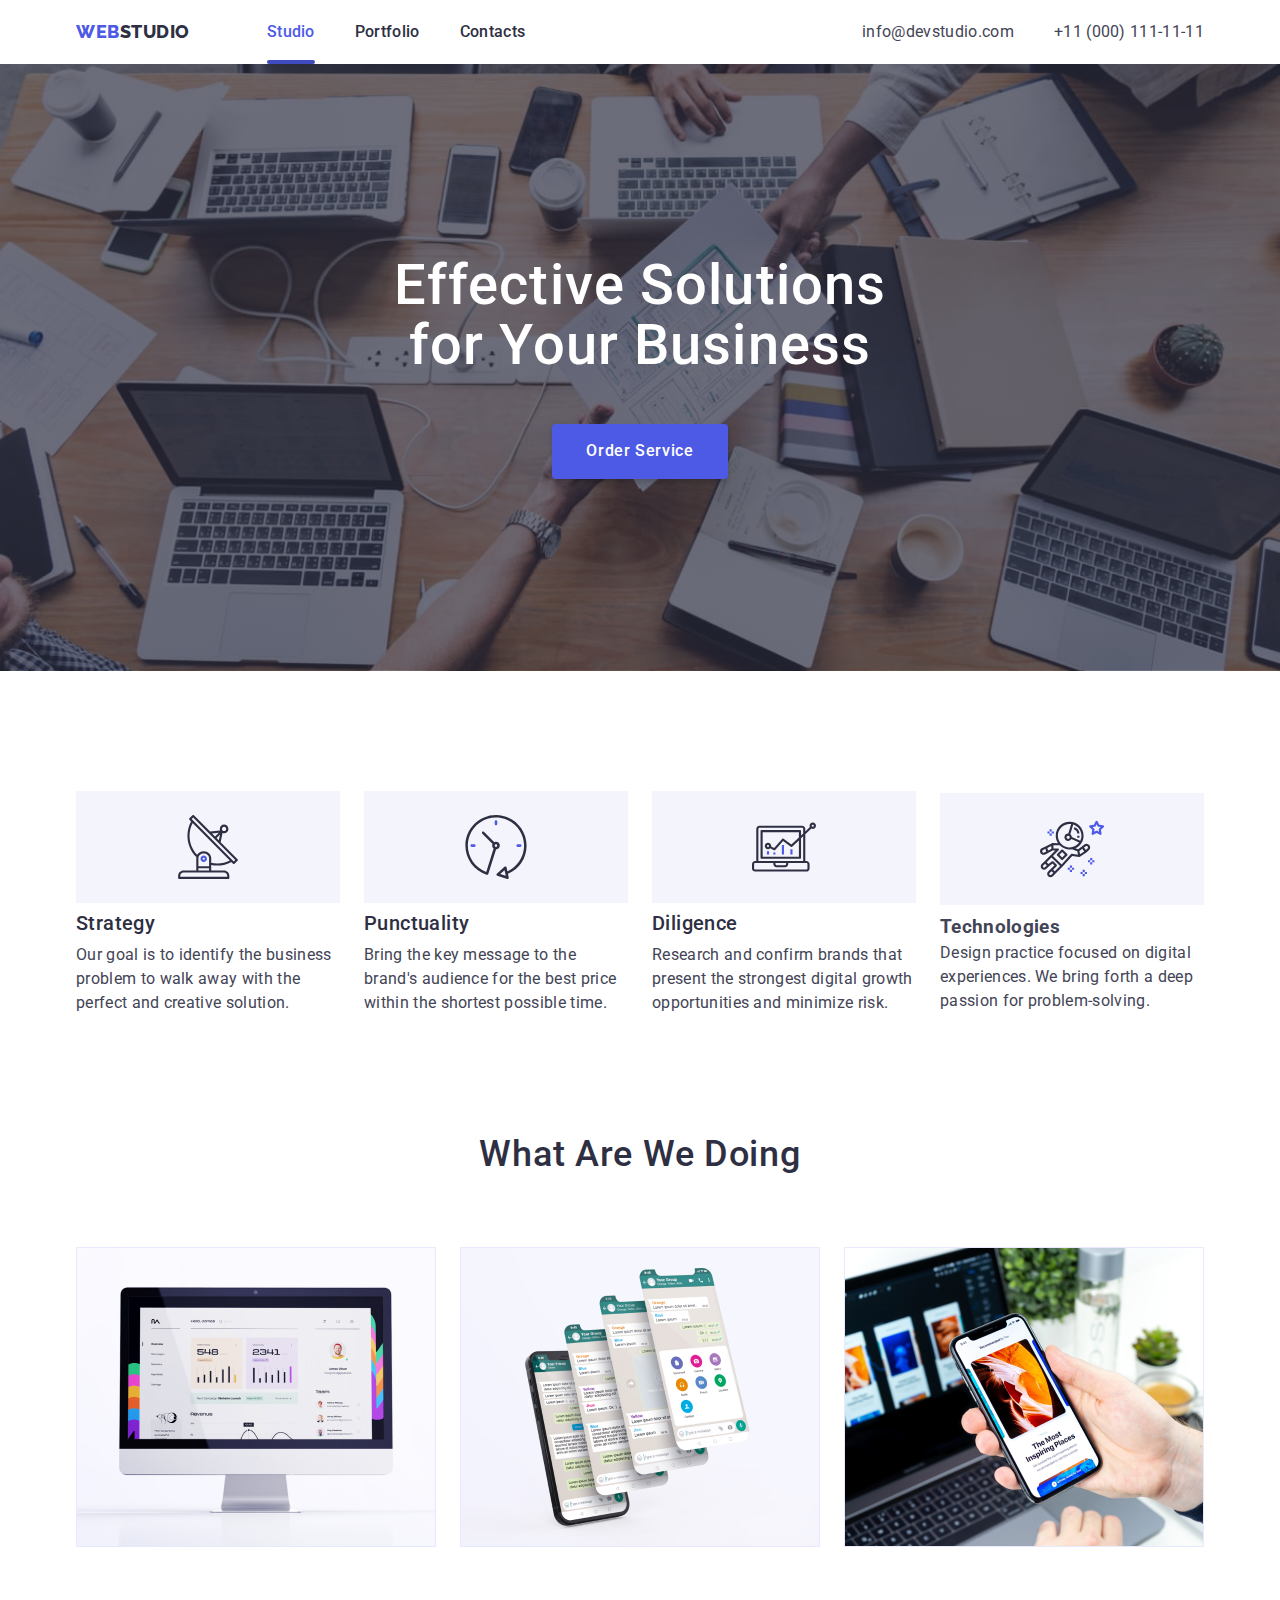
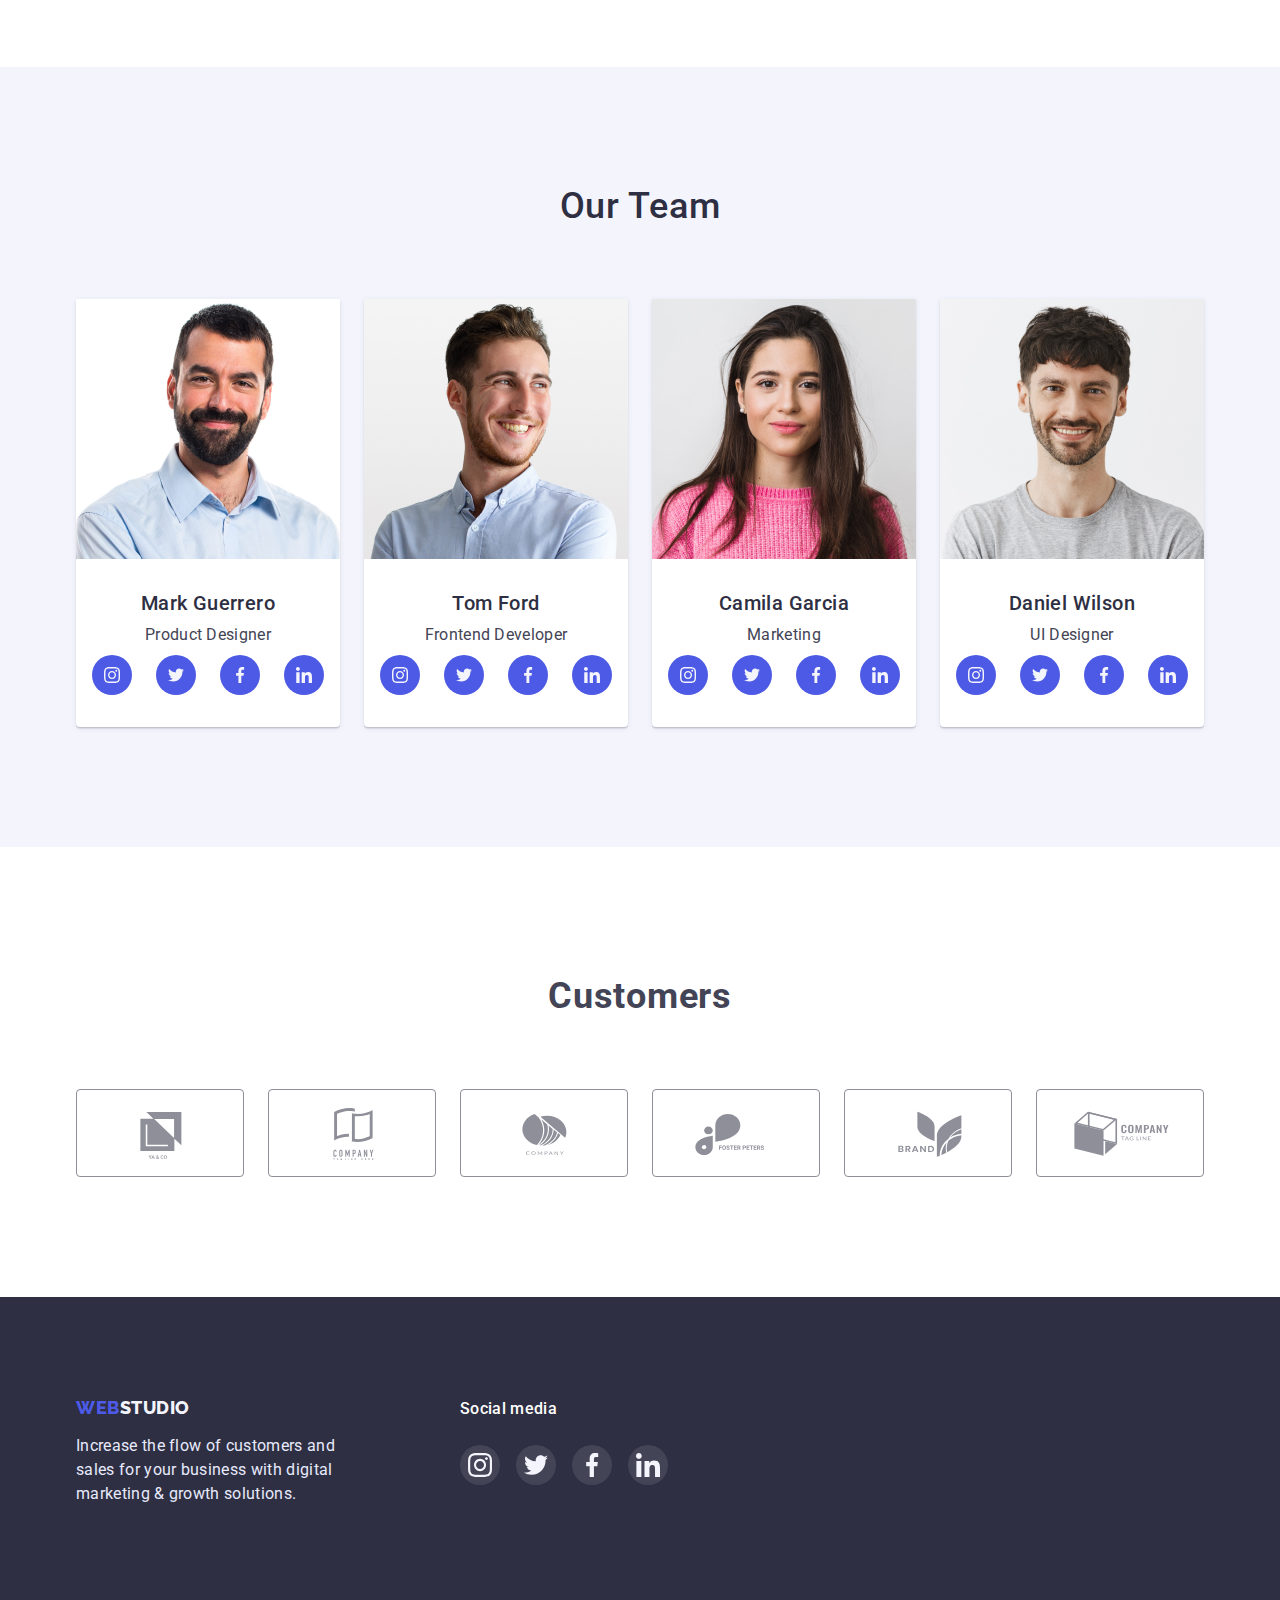
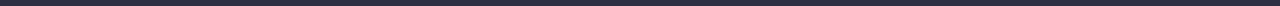
<file: index.html>
<!DOCTYPE html>
<html lang="en">
  <head>
    <meta charset="UTF-8" />
    <meta http-equiv="X-UA-Compatible" content="IE=edge" />
    <meta name="viewport" content="width=device-width, initial-scale=1.0" />
    <link rel="preconnect" href="https://fonts.googleapis.com" />
    <link rel="preconnect" href="https://fonts.gstatic.com" crossorigin />
    <link
      href="https://fonts.googleapis.com/css2?family=Raleway:wght@800&family=Roboto:wght@400;500;700;900&display=swap"
      rel="stylesheet"
    />
    <link
      rel="stylesheet"
      href="https://cdn.jsdelivr.net/npm/modern-normalize@1.1.0/modern-normalize.min.css"
    />
    <link rel="stylesheet" href="./css/styles.css" />
    <title>Module 1 1</title>
  </head>
  <body>
    <header class="page-header">
      <div class="container header-nav">
        <nav class="main-nav">
          <a href="./index.html" class="header-logo"
            ><span class="header-wrap">WEB</span>STUDIO</a
          >
          <ul class="site-nav list">
            <li class="item">
              <a href="./index.html" class="link current">Studio</a>
            </li>
            <li class="item">
              <a href="./portfolio.html" class="link">Portfolio</a>
            </li>
            <li class="item"><a href="/" class="link">Contacts</a></li>
          </ul>
        </nav>

        <ul class="contacts list">
          <li class="item">
            <a href="mailto:info@devstudio.com" class="link"
              >info@devstudio.com</a
            >
          </li>
          <li class="item">
            <a href="tel:+11(000)1111111" class="link">+11 (000) 111-11-11</a>
          </li>
        </ul>
      </div>
    </header>

    <main>
      <section class="hero">
        <h1 class="title">
          Effective Solutions <br />
          for Your Business
        </h1>
        <button type="button" class="button-primary" data-modal-open>
          Order Service
        </button>
      </section>

      <section class="feature no-padding">
        <div class="container">
          <h2 class="visually-hidden">Our Features</h2>

          <ul class="feature-list">
            <li class="item">
              <div class="feature-decor">
                <svg class="icon" width="64px" height="64px">
                  <use href="./img/icons.svg#icon-antenna"></use>
                </svg>
              </div>
              <h3 class="title">Strategy</h3>
              <p class="text">
                Our goal is to identify the business problem to walk away with
                the perfect and creative solution.
              </p>
            </li>
            <li class="item">
              <div class="feature-decor">
                <svg class="icon" width="64px" height="64px">
                  <use href="./img/icons.svg#icon-clock"></use>
                </svg>
              </div>
              <h3 class="title">Punctuality</h3>
              <p class="text">
                Bring the key message to the brand's audience for the best price
                within the shortest possible time.
              </p>
            </li>
            <li class="item">
              <div class="feature-decor">
                <svg class="icon" width="64px" height="64px">
                  <use href="./img/icons.svg#icon-diagram"></use>
                </svg>
              </div>
              <h3 class="title">Diligence</h3>
              <p class="text">
                Research and confirm brands that present the strongest digital
                growth opportunities and minimize risk.
              </p>
            </li>
            <li class="item">
              <div class="feature-decor">
                <svg class="icon" width="64px" height="64px">
                  <use href="./img/icons.svg#icon-astronaut"></use>
                </svg>
              </div>
              <h3 class="itle">Technologies</h3>
              <p class="text">
                Design practice focused on digital experiences. We bring forth a
                deep passion for problem-solving.
              </p>
            </li>
          </ul>
        </div>
      </section>

      <section class="about">
        <div class="container">
          <h2 class="about-title">What are we doing</h2>
          <ul class="about-list">
            <li class="item">
              <img
                width="360"
                height="300"
                src="./img/img-1.jpg"
                alt="Photo 1"
              />
            </li>
            <li class="item">
              <img
                width="360"
                height="300"
                src="./img/img-2.jpg"
                alt="Photo 2"
              />
            </li>
            <li class="item">
              <img
                width="360"
                height="300"
                src="./img/img-3.jpg"
                alt="Photo 3"
              />
            </li>
          </ul>
        </div>
      </section>

      <section class="team">
        <div class="container">
          <h2 class="team-title">Our Team</h2>
          <ul class="team-list">
            <li class="item">
              <img
                width="264"
                height="260"
                src="./img/img-4.jpg"
                alt="Photo 4"
              />
              <div class="team-info">
                <h3 class="title">Mark Guerrero</h3>
                <p class="text">Product Designer</p>
                <ul class="team-social">
                  <li class="icon-list">
                    <a href="" class="team-icons">
                      <svg class="team-icon">
                        <use href="./img/icons.svg#icon-instagram"></use>
                      </svg>
                    </a>
                  </li>
                  <li class="icon-list">
                    <a href="" class="team-icons">
                      <svg class="team-icon">
                        <use href="./img/icons.svg#icon-twitter"></use>
                      </svg>
                    </a>
                  </li>
                  <li class="icon-list">
                    <a href="" class="team-icons">
                      <svg class="team-icon">
                        <use href="./img/icons.svg#icon-facebook"></use>
                      </svg>
                    </a>
                  </li>
                  <li class="icon-list">
                    <a href="" class="team-icons">
                      <svg class="team-icon">
                        <use href="./img/icons.svg#icon-linkedin"></use>
                      </svg>
                    </a>
                  </li>
                </ul>
              </div>
            </li>
            <li class="item">
              <img
                width="264"
                height="260"
                src="./img/img-5.jpg"
                alt="Photo 5"
              />
              <div class="team-info">
                <h3 class="title">Tom Ford</h3>
                <p class="text">Frontend Developer</p>
                <ul class="team-social">
                  <li class="icon-list">
                    <a href="" class="team-icons">
                      <svg class="team-icon">
                        <use href="./img/icons.svg#icon-instagram"></use>
                      </svg>
                    </a>
                  </li>
                  <li class="icon-list">
                    <a href="" class="team-icons">
                      <svg class="team-icon">
                        <use href="./img/icons.svg#icon-twitter"></use>
                      </svg>
                    </a>
                  </li>
                  <li class="icon-list">
                    <a href="" class="team-icons">
                      <svg class="team-icon">
                        <use href="./img/icons.svg#icon-facebook"></use>
                      </svg>
                    </a>
                  </li>
                  <li class="icon-list">
                    <a href="" class="team-icons">
                      <svg class="team-icon">
                        <use href="./img/icons.svg#icon-linkedin"></use>
                      </svg>
                    </a>
                  </li>
                </ul>
              </div>
            </li>
            <li class="item">
              <img
                width="264"
                height="260"
                src="./img/img-6.jpg"
                alt="Photo 6"
              />
              <div class="team-info">
                <h3 class="title">Camila Garcia</h3>
                <p class="text">Marketing</p>
                <ul class="team-social">
                  <li class="icon-list">
                    <a href="" class="team-icons">
                      <svg class="team-icon">
                        <use href="./img/icons.svg#icon-instagram"></use>
                      </svg>
                    </a>
                  </li>
                  <li class="icon-list">
                    <a href="" class="team-icons">
                      <svg class="team-icon">
                        <use href="./img/icons.svg#icon-twitter"></use>
                      </svg>
                    </a>
                  </li>
                  <li class="icon-list">
                    <a href="" class="team-icons">
                      <svg class="team-icon">
                        <use href="./img/icons.svg#icon-facebook"></use>
                      </svg>
                    </a>
                  </li>
                  <li class="icon-list">
                    <a href="" class="team-icons">
                      <svg class="team-icon">
                        <use href="./img/icons.svg#icon-linkedin"></use>
                      </svg>
                    </a>
                  </li>
                </ul>
              </div>
            </li>
            <li class="item">
              <img
                width="264"
                height="260"
                src="./img/img-7.jpg"
                alt="Photo 7"
              />
              <div class="team-info">
                <h3 class="title">Daniel Wilson</h3>
                <p class="text">UI Designer</p>
                <ul class="team-social">
                  <li class="icon-list">
                    <a href="" class="team-icons">
                      <svg class="team-icon">
                        <use href="./img/icons.svg#icon-instagram"></use>
                      </svg>
                    </a>
                  </li>
                  <li class="icon-list">
                    <a href="" class="team-icons">
                      <svg class="team-icon">
                        <use href="./img/icons.svg#icon-twitter"></use>
                      </svg>
                    </a>
                  </li>
                  <li class="icon-list">
                    <a href="" class="team-icons">
                      <svg class="team-icon">
                        <use href="./img/icons.svg#icon-facebook"></use>
                      </svg>
                    </a>
                  </li>
                  <li class="icon-list">
                    <a href="" class="team-icons">
                      <svg class="team-icon">
                        <use href="./img/icons.svg#icon-linkedin"></use>
                      </svg>
                    </a>
                  </li>
                </ul>
              </div>
            </li>
          </ul>
        </div>
      </section>

      <section class="customers">
        <div class="container">
          <h2 class="customer-title">Customers</h2>
          <ul class="customer-list">
            <li class="customer-icon">
              <a href="" class="customer-link">
                <svg class="client-icon" width="104px" height="56px">
                  <use href="./img/icons.svg#icon-client1"></use>
                </svg>
              </a>
            </li>
            <li class="customer-icon">
              <a href="" class="customer-link">
                <svg class="client-icon" width="104px" height="56px">
                  <use href="./img/icons.svg#icon-client2"></use>
                </svg>
              </a>
            </li>
            <li class="customer-icon">
              <a href="" class="customer-link">
                <svg class="client-icon" width="104px" height="56px">
                  <use href="./img/icons.svg#icon-client3"></use>
                </svg>
              </a>
            </li>
            <li class="customer-icon">
              <a href="" class="customer-link">
                <svg class="client-icon" width="104px" height="56px">
                  <use href="./img/icons.svg#icon-client4"></use>
                </svg>
              </a>
            </li>
            <li class="customer-icon">
              <a href="" class="customer-link">
                <svg class="client-icon" width="104px" height="56px">
                  <use href="./img/icons.svg#icon-client5"></use>
                </svg>
              </a>
            </li>
            <li class="customer-icon">
              <a href="" class="customer-link">
                <svg class="client-icon" width="104px" height="56px">
                  <use href="./img/icons.svg#icon-client6"></use>
                </svg>
              </a>
            </li>
          </ul>
        </div>
      </section>
    </main>

    <footer class="page-footer">
      <div class="container">
        <div class="left-footer">
          <a href="/" class="footer-logo"
            ><span class="footer-wrap">WEB</span>STUDIO</a
          >
          <p class="footer-text">
            Increase the flow of customers and sales for your business with
            digital marketing & growth solutions.
          </p>
        </div>

        <div class="footer-right">
          <h2 class="footer-title">Social media</h2>
          <ul class="footer-social">
            <li class="footer-items">
              <a href="" class="footer-icons">
                <svg class="footer-icon">
                  <use href="./img/icons.svg#icon-instagram"></use>
                </svg>
              </a>
            </li>
            <li class="footer-items">
              <a href="" class="footer-icons">
                <svg class="footer-icon">
                  <use href="./img/icons.svg#icon-twitter"></use>
                </svg>
              </a>
            </li>
            <li class="footer-items">
              <a href="" class="footer-icons">
                <svg class="footer-icon">
                  <use href="./img/icons.svg#icon-facebook"></use>
                </svg>
              </a>
            </li>
            <li class="footer-items">
              <a href="" class="footer-icons">
                <svg class="footer-icon">
                  <use href="./img/icons.svg#icon-linkedin"></use>
                </svg>
              </a>
            </li>
          </ul>
        </div>
      </div>
    </footer>
    <div class="backdrop is-hidden" data-modal>
      <div class="modal">
        <button type="button" class="close-button" data-modal-close>
          <svg class="close-button-icon">
            <use href="./img/icons.svg#icon-modal-close-button"></use>
          </svg>
        </button>
      </div>
    </div>
    <script src="./modal.js"></script>
  </body>
</html>
</file>
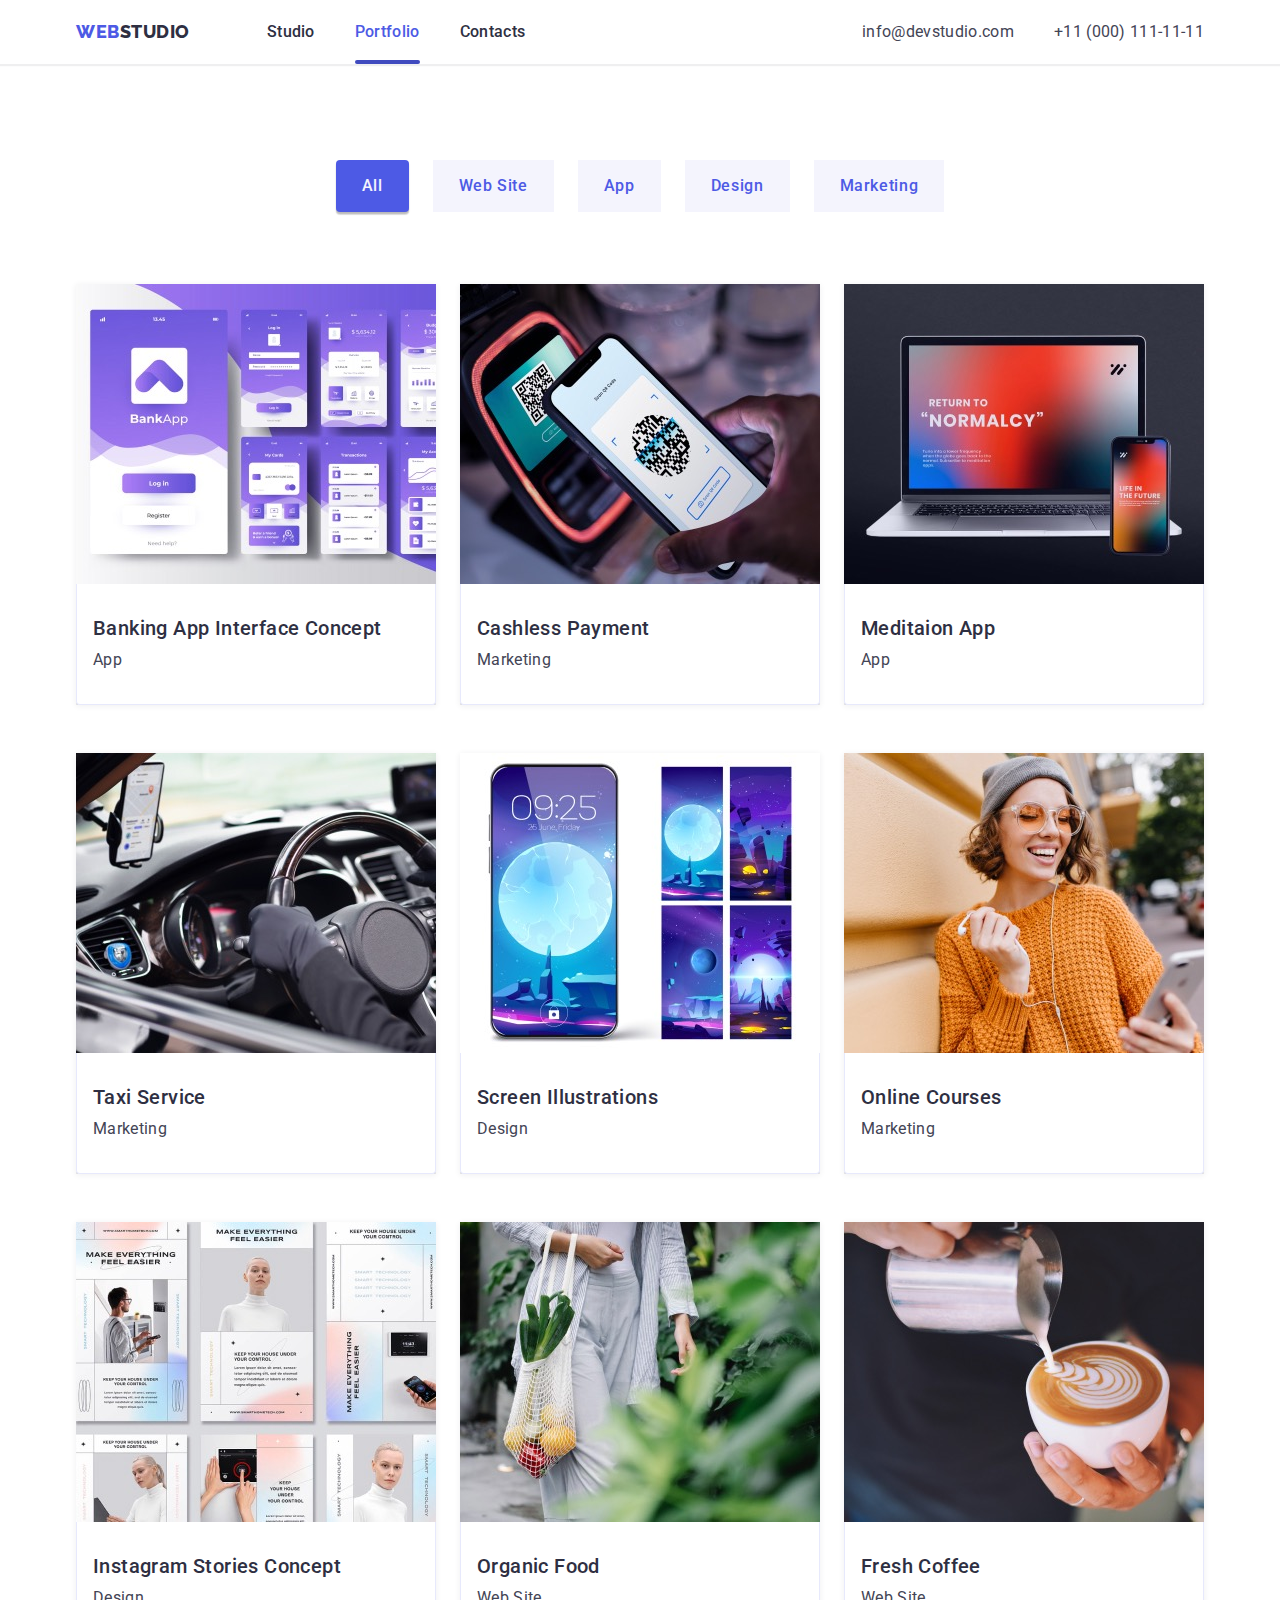
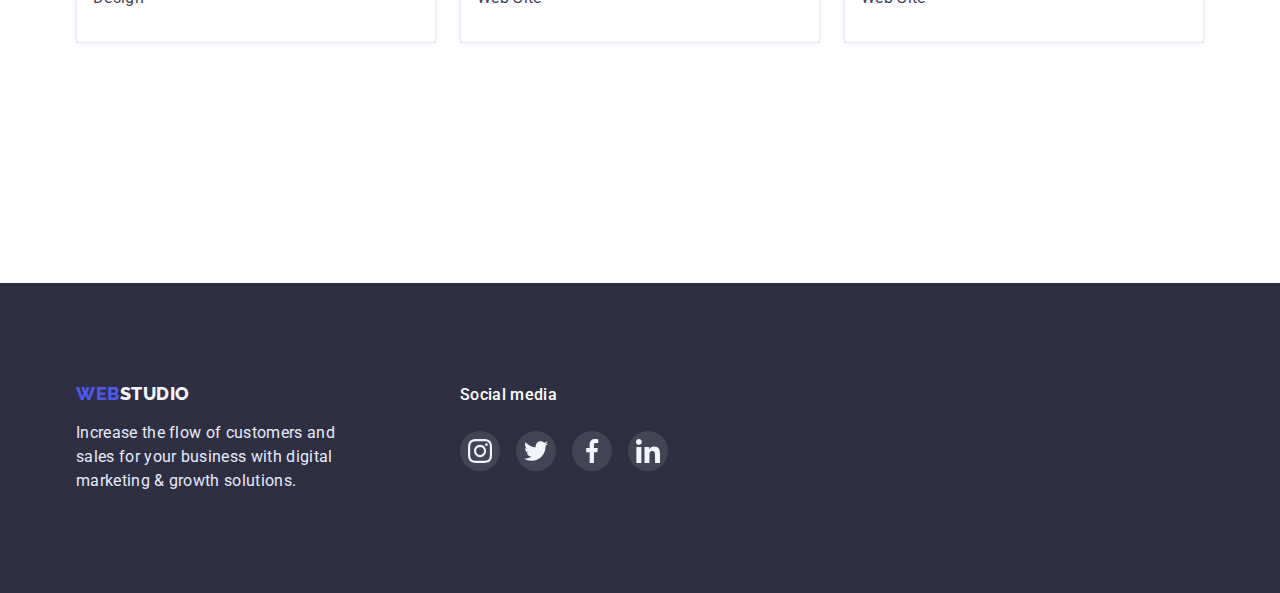
<file: portfolio.html>
<!DOCTYPE html>
<html lang="en">
  <head>
    <meta charset="UTF-8" />
    <meta http-equiv="X-UA-Compatible" content="IE=edge" />
    <meta name="viewport" content="width=device-width, initial-scale=1.0" />
    <link rel="preconnect" href="https://fonts.googleapis.com" />
    <link rel="preconnect" href="https://fonts.gstatic.com" crossorigin />
    <link
      href="https://fonts.googleapis.com/css2?family=Raleway:wght@800&family=Roboto:wght@400;500;700;900&display=swap"
      rel="stylesheet"
    />
    <link
      rel="stylesheet"
      href="https://cdn.jsdelivr.net/npm/modern-normalize@1.1.0/modern-normalize.min.css"
    />
    <link rel="stylesheet" href="./css/styles.css" />
    <title>Portfolio</title>
  </head>
  <body>
    <header class="page-header">
      <div class="container header-nav">
        <nav class="main-nav">
          <a href="./index.html" class="header-logo"
            ><span class="header-wrap">WEB</span>STUDIO</a
          >
          <ul class="site-nav list">
            <li class="item"><a href="./index.html" class="link">Studio</a></li>
            <li class="item">
              <a href="./portfolio.html" class="link current">Portfolio</a>
            </li>
            <li class="item"><a href="/" class="link">Contacts</a></li>
          </ul>
        </nav>

        <ul class="contacts list">
          <li class="item">
            <a href="mailto:info@devstudio.com" class="link"
              >info@devstudio.com</a
            >
          </li>
          <li class="item">
            <a href="tel:+11(000)1111111" class="link">+11 (000) 111-11-11</a>
          </li>
        </ul>
      </div>
    </header>
    <main>
      <section class="site-portfolio">
        <div class="container">
          <h1 class="visually-hidden">Portfolio</h1>
          <ul class="filter list">
            <li class="item">
              <button type="button" class="button-current">All</button>
            </li>
            <li class="item">
              <button type="button" class="button">Web Site</button>
            </li>
            <li class="item">
              <button type="button" class="button">App</button>
            </li>
            <li class="item">
              <button type="button" class="button">Design</button>
            </li>
            <li class="item">
              <button type="button" class="button">Marketing</button>
            </li>
          </ul>
          <ul class="portfolio-list list">
            <li class="item">
              <a class="portfolio-link" href="">
                <div class="overlay-thumb">
                  <img
                    src="./img/porfolio-1.jpg"
                    width="360"
                    alt="banking app"
                  />
                  <p class="overlay-text">
                    14 Stylish and User-Friendly App Design Concepts · Task
                    Manager App · Calorie Tracker App · Exotic Fruit Ecommerce
                    App · Cloud Storage App
                  </p>
                </div>
                <div class="card-info">
                  <h2 class="portfolio-title">Banking App Interface Concept</h2>
                  <p class="portfolio-text">App</p>
                </div>
              </a>
            </li>
            <li class="item">
              <a class="portfolio-link" href="">
                <div class="overlay-thumb">
                  <img
                    src="./img/portfolio-2.jpg"
                    width="360"
                    alt="mobile phone"
                  />
                  <p class="overlay-text">
                    14 Stylish and User-Friendly App Design Concepts · Task
                    Manager App · Calorie Tracker App · Exotic Fruit Ecommerce
                    App · Cloud Storage App
                  </p>
                </div>
                <div class="card-info">
                  <h2 class="portfolio-title">Cashless Payment</h2>
                  <p class="portfolio-text">Marketing</p>
                </div>
              </a>
            </li>
            <li class="item">
              <a class="portfolio-link" href="">
                <div class="overlay-thumb">
                  <img src="./img/portfolio-3.jpg" width="360" alt="laptop" />
                  <p class="overlay-text">
                    14 Stylish and User-Friendly App Design Concepts · Task
                    Manager App · Calorie Tracker App · Exotic Fruit Ecommerce
                    App · Cloud Storage App
                  </p>
                </div>
                <div class="card-info">
                  <h2 class="portfolio-title">Meditaion App</h2>
                  <p class="portfolio-text">App</p>
                </div>
              </a>
            </li>
            <li class="item">
              <a class="portfolio-link" href="">
                <div class="overlay-thumb">
                  <img
                    src="./img/portfolio-4.jpg"
                    width="360"
                    alt="car interior"
                  />
                  <p class="overlay-text">
                    14 Stylish and User-Friendly App Design Concepts · Task
                    Manager App · Calorie Tracker App · Exotic Fruit Ecommerce
                    App · Cloud Storage App
                  </p>
                </div>
                <div class="card-info">
                  <h2 class="portfolio-title">Taxi Service</h2>
                  <p class="portfolio-text">Marketing</p>
                </div>
              </a>
            </li>
            <li class="item">
              <a class="portfolio-link" href="">
                <div class="overlay-thumb">
                  <img
                    src="./img/portfolio-5.jpg"
                    width="360"
                    alt="phone wallpapers"
                  />
                  <p class="overlay-text">
                    14 Stylish and User-Friendly App Design Concepts · Task
                    Manager App · Calorie Tracker App · Exotic Fruit Ecommerce
                    App · Cloud Storage App
                  </p>
                </div>
                <div class="card-info">
                  <h2 class="portfolio-title">Screen Illustrations</h2>
                  <p class="portfolio-text">Design</p>
                </div>
              </a>
            </li>
            <li class="item">
              <a class="portfolio-link" href="">
                <div class="overlay-thumb">
                  <img
                    src="./img/portfolio-6.jpg"
                    width="360"
                    alt="girl with a phone"
                  />
                  <p class="overlay-text">
                    14 Stylish and User-Friendly App Design Concepts · Task
                    Manager App · Calorie Tracker App · Exotic Fruit Ecommerce
                    App · Cloud Storage App
                  </p>
                </div>
                <div class="card-info">
                  <h2 class="portfolio-title">Online Courses</h2>
                  <p class="portfolio-text">Marketing</p>
                </div>
              </a>
            </li>
            <li class="item">
              <a class="portfolio-link" href="">
                <div class="overlay-thumb">
                  <img
                    src="./img/portfolio-7.jpg"
                    width="360"
                    alt="insta layouts"
                  />
                  <p class="overlay-text">
                    14 Stylish and User-Friendly App Design Concepts · Task
                    Manager App · Calorie Tracker App · Exotic Fruit Ecommerce
                    App · Cloud Storage App
                  </p>
                </div>
                <div class="card-info">
                  <h2 class="portfolio-title">Instagram Stories Concept</h2>
                  <p class="portfolio-text">Design</p>
                </div>
              </a>
            </li>
            <li class="item">
              <a class="portfolio-link" href="">
                <div class="overlay-thumb">
                  <img
                    src="./img/portfolio-8.jpg"
                    width="360"
                    alt="grocery bag"
                  />
                  <p class="overlay-text">
                    14 Stylish and User-Friendly App Design Concepts · Task
                    Manager App · Calorie Tracker App · Exotic Fruit Ecommerce
                    App · Cloud Storage App
                  </p>
                </div>
                <div class="card-info">
                  <h2 class="portfolio-title">Organic Food</h2>
                  <p class="portfolio-text">Web Site</p>
                </div>
              </a>
            </li>
            <li class="item">
              <a class="portfolio-link" href="">
                <div class="overlay-thumb">
                  <img
                    src="./img/portfolio-9.jpg"
                    width="360"
                    alt="cappuccino"
                  />
                  <p class="overlay-text">
                    14 Stylish and User-Friendly App Design Concepts · Task
                    Manager App · Calorie Tracker App · Exotic Fruit Ecommerce
                    App · Cloud Storage App
                  </p>
                </div>
                <div class="card-info">
                  <h2 class="portfolio-title">Fresh Coffee</h2>
                  <p class="portfolio-text">Web Site</p>
                </div>
              </a>
            </li>
          </ul>
        </div>
      </section>
    </main>

    <footer class="page-footer">
      <div class="container">
        <div class="left-footer">
          <a href="/" class="footer-logo"
            ><span class="footer-wrap">WEB</span>STUDIO</a
          >
          <p class="footer-text">
            Increase the flow of customers and sales for your business with
            digital marketing & growth solutions.
          </p>
        </div>

        <div class="footer-right">
          <h2 class="footer-title">Social media</h2>
          <ul class="footer-social">
            <li class="footer-items">
              <a href="" class="footer-icons">
                <svg class="footer-icon">
                  <use href="./img/icons.svg#icon-instagram"></use>
                </svg>
              </a>
            </li>
            <li class="footer-items">
              <a href="" class="footer-icons">
                <svg class="footer-icon">
                  <use href="./img/icons.svg#icon-twitter"></use>
                </svg>
              </a>
            </li>
            <li class="footer-items">
              <a href="" class="footer-icons">
                <svg class="footer-icon">
                  <use href="./img/icons.svg#icon-facebook"></use>
                </svg>
              </a>
            </li>
            <li class="footer-items">
              <a href="" class="footer-icons">
                <svg class="footer-icon">
                  <use href="./img/icons.svg#icon-linkedin"></use>
                </svg>
              </a>
            </li>
          </ul>
        </div>
      </div>
    </footer>
  </body>
</html>
</file>
<file: css/styles.css>
:root {
  --primary-text-color: #434455;
  --title-text-color: #2e2f42;
  --accent-color: #e7e9fc;
  --primary-brand-color: #4d5ae5;
  --secondary-bg-color: #f4f4fd;
  --primary-white-color: #ffffff;
  --messages-color: #31d0aa;
  --subtle-text-color: #8e8f99;
  --pressed-state-color: #404bbf;
  --modal-window-bcg: #fcfcfc;
  --shadow-modal-window: 0px 1px 1px rgba(0, 0, 0, 0.14),
    0px 1px 3px rgba(0, 0, 0, 0.12), 0px 2px 1px rgba(0, 0, 0, 0.2);
}

html {
  box-sizing: border-box;
}

*,
*::before *::after {
  box-sizing: inherit;
}

body {
  font-family: "Roboto", sans-serif;
  font-size: 16px;
  line-height: 1.5;
  letter-spacing: 0.02em;
  color: var(--primary-text-color);
  background-color: var(--primary-white-color);
}

h1,
h2,
h3,
p,
ul {
  margin: 0;
  padding: 0;
}

img {
  display: block;
  max-width: 100%;
  height: auto;
}

.visually-hidden {
  position: absolute;
  width: 1px;
  height: 1px;
  margin: -1px;
  border: 0;
  padding: 0;

  white-space: nowrap;
  clip-path: inset(100%);
  clip: rect(0 0 0 0);
  overflow: hidden;
}

.container {
  width: 1158px;
  padding: 0 15px;
  margin: 0 auto;
}

.list {
  list-style: none;
  margin: 0;
  padding: 0;
}

/* ___Header___ */

.page-header {
  box-shadow: 0px 1px 6px 0px rgba(46, 47, 66, 0.08);
  box-shadow: 0px 1px 1px 0px rgba(46, 47, 66, 0.16);
  box-shadow: 0px 2px 1px 0px rgba(46, 47, 66, 0.08);
}

.main-nav,
.header-nav {
  display: flex;
  align-items: center;
}

.header-logo {
  color: var(--title-text-color);
  font-family: "Raleway", sans-serif;
  font-weight: 800;
  font-size: 18px;
  line-height: 1.33;
  letter-spacing: 0.03em;
  text-decoration: none;
}

.header-wrap {
  color: var(--primary-brand-color);
}

.site-nav {
  display: flex;
  margin-left: 77px;
}

.site-nav .item {
  margin-right: 40px;
}

.site-nav .item:last-child {
  margin-right: 0px;
}

.site-nav .link {
  display: block;
  padding-top: 20px;
  padding-bottom: 20px;
  color: var(--title-text-color);
  font-weight: 500;
  font-size: 16px;
  line-height: 1.5;
  letter-spacing: 0.02em;
  text-decoration: none;
  transition: color 250ms cubic-bezier(0.4, 0, 0.2, 1);
}

.site-nav .link:hover,
.site-nav .link:focus {
  color: var(--primary-text-color);
}
.site-nav .link:active {
  color: var(--primary-brand-color);
}

.site-nav .link.current {
  position: relative;
  color: var(--primary-brand-color);
}

.current::after {
  content: "";
  display: block;
  position: absolute;
  bottom: 0;
  width: 100%;
  height: 4px;
  background-color: var(--pressed-state-color);
  border-radius: 2px;
}

.contacts {
  display: flex;
  margin-left: auto;
}

.contacts .item + .item {
  margin-left: 40px;
}

.contacts .link {
  font-style: normal;
  color: var(--primary-text-color);
  font-size: 16px;
  line-height: 1.5;
  letter-spacing: 0.02em;
  text-decoration: none;
  transition: color 250ms cubic-bezier(0.4, 0, 0.2, 1);
}

.contacts .list .link {
  display: block;
  padding-top: 20px;
  padding-bottom: 20px;
}

.contacts .link:hover,
.contacts .link:focus {
  color: var(--primary-brand-color);
}

/* Герой */

.hero {
  background-color: var(--title-text-color);
  text-align: center;
  padding-top: 192px;
  padding-bottom: 192px;
  min-height: 600px;
  max-width: 1440px;
  margin-left: auto;
  margin-right: auto;

  background-image: linear-gradient(
      rgba(46, 47, 66, 0.7),
      rgba(46, 47, 66, 0.7)
    ),
    url(../img/people-office1.jpg);
  background-repeat: no-repeat;
  background-position: center;
  background-size: cover;
}

.hero .title {
  color: var(--primary-white-color);
  font-family: "Roboto";
  font-weight: 500;
  font-size: 56px;
  line-height: 1.07;
  letter-spacing: 0.02em;
  margin-bottom: 48px;
}

.hero .button-primary {
  min-width: 170px;
  padding: 16px 32px;
  margin: 0 auto;
  font-family: inherit;
  font-weight: 500;
  font-size: 16px;
  line-height: 1.18;
  letter-spacing: 0.04em;
  display: block;
  color: var(--primary-white-color);
  background-color: var(--primary-brand-color);
  box-shadow: 0px 4px 4px rgba(0, 0, 0, 0.15);
  cursor: pointer;
  border-color: transparent;
  border-radius: 4px;
  transition: background-color 250ms cubic-bezier(0.4, 0, 0.2, 1);
}

.hero .button-primary:focus,
.hero .button-primary:hover {
  background-color: var(--pressed-state-color);
  box-shadow: 0px 4px 4px rgba(0, 0, 0, 0.15);
  border-radius: 4px;
}

/* OUR FEATURES */

.feature {
  padding-top: 120px;
  padding-bottom: 120px;
}

.feature-list {
  display: flex;
  margin-left: auto;
  align-items: center;
  list-style: none;
}

.feature-decor {
  display: flex;
  background-color: var(--secondary-bg-color);
  width: 264px;
  height: 112px;
  justify-content: center;
  align-items: center;
  margin-bottom: 8px;
}

.feature-icon {
}

.feature-list .title {
  margin-bottom: 8px;
  color: var(--title-text-color);
  font-weight: 500;
  font-size: 20px;
  line-height: 1.2;
  letter-spacing: 0.02em;
}

.feature-list .text {
  color: var(--primary-text-color);
  font-size: 16px;
  line-height: 1.5;
  letter-spacing: 0.02em;
}

.feature-list .item {
  margin-right: 24px;
  width: 264px;
}

.feature-list .item:last-child {
  margin-right: 0px;
}

/* ____ABOUT US____ */

.about {
  padding-bottom: 120px;
}

.about-title {
  margin-top: 0;
  color: var(--title-text-color);
  font-weight: 500;
  font-size: 36px;
  line-height: 1.11;
  letter-spacing: 0.02em;
  text-transform: capitalize;
  text-align: center;
}

.about-list {
  display: flex;
  margin-left: auto;
  margin-top: 72px;
  list-style: none;
}

.about-list .item {
  margin-right: 24px;
}

.about-list .item:last-child {
  margin-right: 0px;
}

/* ___OUR TEAM___ */

.team {
  padding-top: 120px;
  padding-bottom: 120px;
  background-color: var(--secondary-bg-color);
}

.team-title {
  margin-bottom: 72px;
  text-align: center;
  font-weight: 500;
  font-size: 36px;
  line-height: 1.11;
  letter-spacing: 0.02em;
  text-transform: capitalize;
  color: var(--title-text-color);
}

.team-list {
  display: flex;
  margin-left: auto;
  text-align: center;
  list-style: none;
}

.team-info {
  padding: 32px 16px;
}

.team-list .title {
  margin-bottom: 8px;
  font-weight: 500;
  font-size: 20px;
  line-height: 1.2;
  letter-spacing: 0.02em;
  color: var(--title-text-color);
}

.team-list .text {
  font-size: 16px;
  line-height: 1.5;
  letter-spacing: 0.02em;
}

.team-list .item {
  margin-right: 24px;
  background-color: var(--primary-white-color);
  box-shadow: 0px 1px 6px rgba(46, 47, 66, 0.08),
    0px 1px 1px rgba(46, 47, 66, 0.16), 0px 2px 1px rgba(46, 47, 66, 0.08);
  border-radius: 0px 0px 4px 4px;
}

.team-list .item:last-child {
  margin-right: 0px;
}

.team-social {
  display: flex;
  margin-top: 8px;
  justify-content: space-between;
  list-style: none;
}

.icon-list {
  width: 40px;
  height: 40px;
}

.team-icons {
  width: 100%;
  height: 100%;
  border-radius: 50%;
  background-color: var(--primary-brand-color);
  fill: var(--secondary-bg-color);
  display: flex;
  align-items: center;
  justify-content: center;
  transition: background-color 250ms cubic-bezier(0.4, 0, 0.2, 1);
}

.team-icons:hover,
.team-icons:focus {
  background-color: var(--pressed-state-color);
}

.team-icon {
  width: 16px;
  height: 16px;
}

/* ___CUSTOMERS___ */

.customers {
  padding-top: 130px;
  padding-bottom: 120px;
}

.customer-title {
  font-style: normal;
  font-weight: 700;
  font-size: 36px;
  line-height: 1.11;
  text-align: center;
  letter-spacing: 0.02em;
  text-transform: capitalize;
}

.customer-list {
  display: flex;
  margin-left: auto;
  margin-top: 72px;
  margin-right: 24px;
  list-style: none;
  align-items: center;
  justify-content: space-between;
}

.customer-list:last-child {
  margin-right: 0px;
}

.customer-link {
  display: flex;
  justify-content: center;
  align-items: center;
  width: 168px;
  height: 88px;
  border: 1px solid var(--subtle-text-color);
  border-radius: 4px;
  color: var(--subtle-text-color);
  transition: color 250ms cubic-bezier(0.4, 0, 0.2, 1), border 250ms cubic-bezier(0.4, 0, 0.2, 1);
}

.customer-link:hover,
.customer-link:focus {
  color: var(--pressed-state-color);
  border: 1px solid var(--pressed-state-color);
}

.client-icon {
  fill: currentColor;
}
/* СТИЛІ ДЛЯ ПОРТФОЛІО */

/* Кнопки */

.button {
  padding: 12px 24px;
  text-align: center;
  color: var(--primary-brand-color);
  background-color: var(--secondary-bg-color);
  font-family: "Roboto";
  font-weight: 500;
  font-size: 16px;
  line-height: 1.5;
  display: flex;
  align-items: center;
  text-align: center;
  letter-spacing: 0.04em;
  cursor: pointer;
  border-color: transparent;
  transition: color 250ms cubic-bezier(0.4, 0, 0.2, 1),
    background-color 250ms cubic-bezier(0.4, 0, 0.2, 1),
    border 250ms cubic-bezier(0.4, 0, 0.2, 1),
    box-shadow 250ms cubic-bezier(0.4, 0, 0.2, 1);
}

.button:hover,
.button:focus {
  color: var(--secondary-bg-color);
  background-color: var(--primary-brand-color);
  box-shadow: 0px 3px 1px rgba(0, 0, 0, 0.1), 0px 2px 1px rgba(0, 0, 0, 0.08),
    0px 2px 2px rgba(0, 0, 0, 0.12);
  border-radius: 4px;
}

.button-current {
  padding: 12px 24px;
  color: var(--secondary-bg-color);
  background-color: var(--primary-brand-color);
  font-family: "Roboto";
  font-weight: 500;
  font-size: 16px;
  line-height: 1.5;
  display: flex;
  align-items: center;
  text-align: center;
  letter-spacing: 0.04em;
  cursor: pointer;
  border-color: transparent;
  box-shadow: 0px 3px 1px rgba(0, 0, 0, 0.1), 0px 2px 1px rgba(0, 0, 0, 0.08),
    0px 2px 2px rgba(0, 0, 0, 0.12);
  border-radius: 4px;
}

/* ___FILTERS___ */

.site-portfolio {
  padding-top: 96px;
  padding-bottom: 120px;
}

.filter {
  display: flex;
  justify-content: center;
}

.filter .item {
  margin-right: 24px;
}
.filter .item:last-child {
  margin-right: 0px;
}

/* Список проектів */

.portfolio-list {
  display: flex;
  flex-wrap: wrap;
  row-gap: 48px;
  column-gap: 24px;
  margin-top: 72px;
  margin-bottom: 120px;
}

.portfolio-link {
  display: block;
  text-decoration: none;
  box-shadow: 0px 1px 6px rgba(46, 47, 66, 0.08);
  overflow: hidden;
  transition: box-shadow 250ms cubic-bezier(0.4, 0, 0.2, 1);
}

.portfolio-link:hover {
  box-shadow: 0px 1px 6px rgba(46, 47, 66, 0.08),
    0px 1px 1px rgba(46, 47, 66, 0.16), 0px 2px 1px rgba(46, 47, 66, 0.08);
}

.portfolio-title {
  margin-bottom: 8px;
  color: var(--title-text-color);
  font-weight: 500;
  font-size: 20px;
  line-height: 1.2;
  letter-spacing: 0.02em;
}

.portfolio-text {
  color: var(--primary-text-color);
  font-size: 16px;
  line-height: 1.5;
  letter-spacing: 0.02em;
}

.card-info {
  padding-top: 32px;
  padding-bottom: 32px;
  padding-left: 16px;
  list-style: none;
  box-shadow: 0px 1px 6px rgba(46, 47, 66, 0.08),
    0px 1px 1px rgba(46, 47, 66, 0.16), 0px 2px 1px rgba(46, 47, 66, 0.08);
  border-radius: 0px 0px 4px 4px;
  border: 1px solid var(--accent-color);
  border-top: none;
}

.overlay-thumb {
  position: relative;
  overflow: hidden;
}

.overlay-text {
  position: absolute;
  top: 0;
  left: 0;
  padding-top: 40px;
  padding-left: 32px;
  padding-right: 32px;
  transform: translate(0, 100%);

  width: 100%;
  height: 100%;

  color: var(--secondary-bg-color);

  background-color: var(--primary-brand-color);
  opacity: 1;
  transition: transform 250ms cubic-bezier(0.4, 0, 0.2, 1);
}

.portfolio-list .item:hover .overlay-text,
.portfolio-list .item:focus .overlay-text {
  transform: translate(0, 0);
}

/* FOOTER */

.page-footer {
  padding-top: 100px;
  padding-bottom: 100px;
  padding-right: auto;
  background-color: var(--title-text-color);
}

.page-footer .container {
  display: flex;
  align-items: baseline;
}

.left-footer {
  margin-right: 120px;
}

.footer-logo {
  margin-bottom: 16px;
  color: var(--secondary-bg-color);
  font-family: "Raleway";
  font-weight: 800;
  font-size: 18px;
  line-height: 1.16;
  display: flex;
  align-items: center;
  letter-spacing: 0.03em;
  text-transform: uppercase;
  text-decoration: none;
}

.footer-wrap {
  color: var(--primary-brand-color);
}

.footer-text {
  width: 264px;
  color: var(--accent-color);
  font-size: 16px;
  line-height: 1.5;
  letter-spacing: 0.02em;
}

.footer-right {
  width: 208px;
}

.footer-title {
  margin-bottom: 16px;
  font-weight: 500;
  font-size: 16px;
  line-height: 1.5;
  color: var(--primary-white-color);
}

.footer-social {
  display: flex;
  margin-top: 24px;
  justify-content: space-between;
  list-style: none;
}

.footer-items {
  width: 40px;
  height: 40px;
}

.footer-icons {
  width: 100%;
  height: 100%;
  border-radius: 50%;
  background: rgba(255, 255, 255, 0.1);
  fill: var(--secondary-bg-color);
  display: flex;
  align-items: center;
  justify-content: center;
  transition: background-color 250ms cubic-bezier(0.4, 0, 0.2, 1);
}

.footer-icons:hover,
.footer-icons:focus {
  background-color: var(--messages-color);
}

.footer-icon {
  width: 24px;
  height: 24px;
}

/* ___MODAL____ */

.backdrop {
  position: fixed;
  top: 0;
  left: 0;
  z-index: 100;
  width: 100%;
  height: 100%;
  background-color: rgba(46, 47, 66, 0.4);
  transition: visibility 250ms cubic-bezier(0.4, 0, 0.2, 1),
    scale 250ms cubic-bezier(0.4, 0, 0.2, 1),
    opacity 250ms cubic-bezier(0.4, 0, 0.2, 1);
}

.backdrop.is-hidden {
  visibility: hidden;
  scale: 0.5;
  opacity: 0;
  pointer-events: none;
}

.modal {
  position: absolute;
  top: 50%;
  left: 50%;
  transform: translate(-50%, -50%);
  width: 408px;
  height: 576px;
  background-color: var(--modal-window-bcg);
  border-radius: 4px;
  box-shadow: var(--shadow-modal-window);
}

.close-button {
  position: absolute;
  top: 24px;
  right: 24px;
  display: flex;
  justify-content: center;
  align-items: center;
  width: 24px;
  height: 24px;
  background-color: var(--accent-color);
  border: 1px solid rgba(0, 0, 0, 0.1);
  border-radius: 50%;
  cursor: pointer;
  transition: color 250ms cubic-bezier(0.4, 0, 0.2, 1),
    background-color 250ms cubic-bezier(0.4, 0, 0.2, 1),
    box-shadow 250ms cubic-bezier(0.4, 0, 0.2, 1),
    border-radius 250ms cubic-bezier(0.4, 0, 0.2, 1);
}

.close-button:hover,
.close-button:focus {
  color: var(--primary-white-color);
  background-color: var(--pressed-state-color);
  box-shadow: 0px 1px 6px rgba(46, 47, 66, 0.08),
    0px 1px 1px rgba(46, 47, 66, 0.16), 0px 2px 1px rgba(46, 47, 66, 0.08);
  border-radius: 4px;
}

.close-button-icon {
 width: 8;
  height: 8;
  fill: currentColor;
}
</file>
